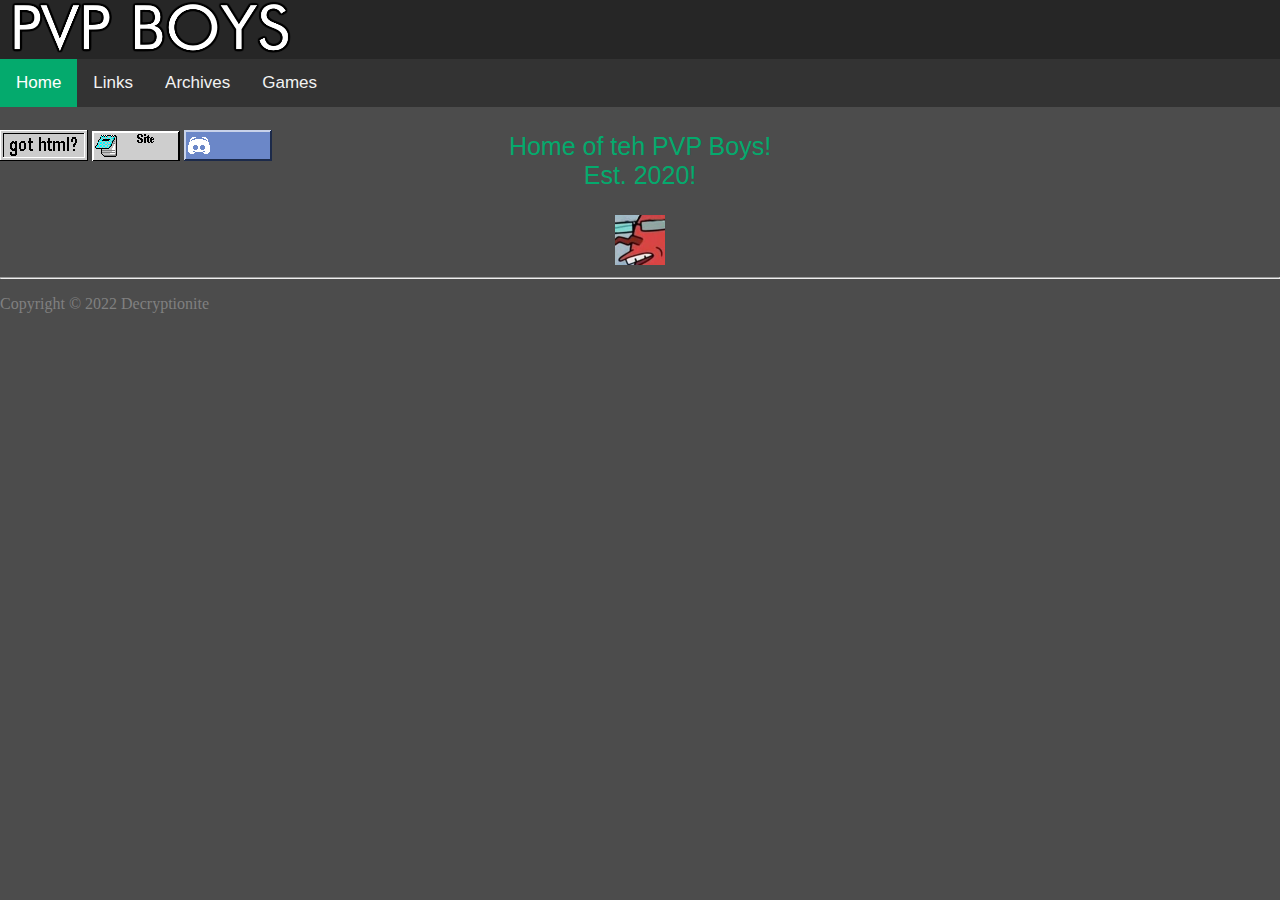
<file: index.html>
<!DOCTYPE html>
<!--This site was written by: Decryptionite-->
<html>
		<head>
		<script async src="https://pagead2.googlesyndication.com/pagead/js/adsbygoogle.js?client=ca-pub-8207153498490042"
			crossorigin="anonymous"></script>
			<link rel="shortcut icon" type="image/png" href="favicon.png">

		</head>
		
		<div>
				<title>PVP Boys</title>
				<link rel="stylesheet" type="text/css" href="index.css" />
		</div>
		
		<body>
				<div id="title">
					<img src="Images/Top_Icon3.png"/>
				
				</div>
				
				<div id=topnav>
					<a class="active" href="#home">Home</a>
					<a href="linkspage.html">Links</a>
					<a href="archives.html">Archives</a>
					<a href="50x.html">Games</a>
				</div>
				
				<div id="main_text">
					<p>Home of teh PVP Boys!<br/>Est. 2020!<p/>
				</div>
					
				<div id=nindees>
						<img src="90s/got_html.gif" />
						<img src="90s/notepad2.gif" />
							<a href="https://discord.gg/URHQQbPuzg">
								<img src="90s/discord2.gif">
							</a>
				</div>
				
				<div id="image">
					<img src="Images/MainPage_Icon2.png" />
				</div>
				
				<div id=hr_bottom>
					<hr />
				</div>
				
				<div id="Copyright">
					<p>Copyright &copy; 2022 Decryptionite
				</div>
		</body>	
</html>
</file>
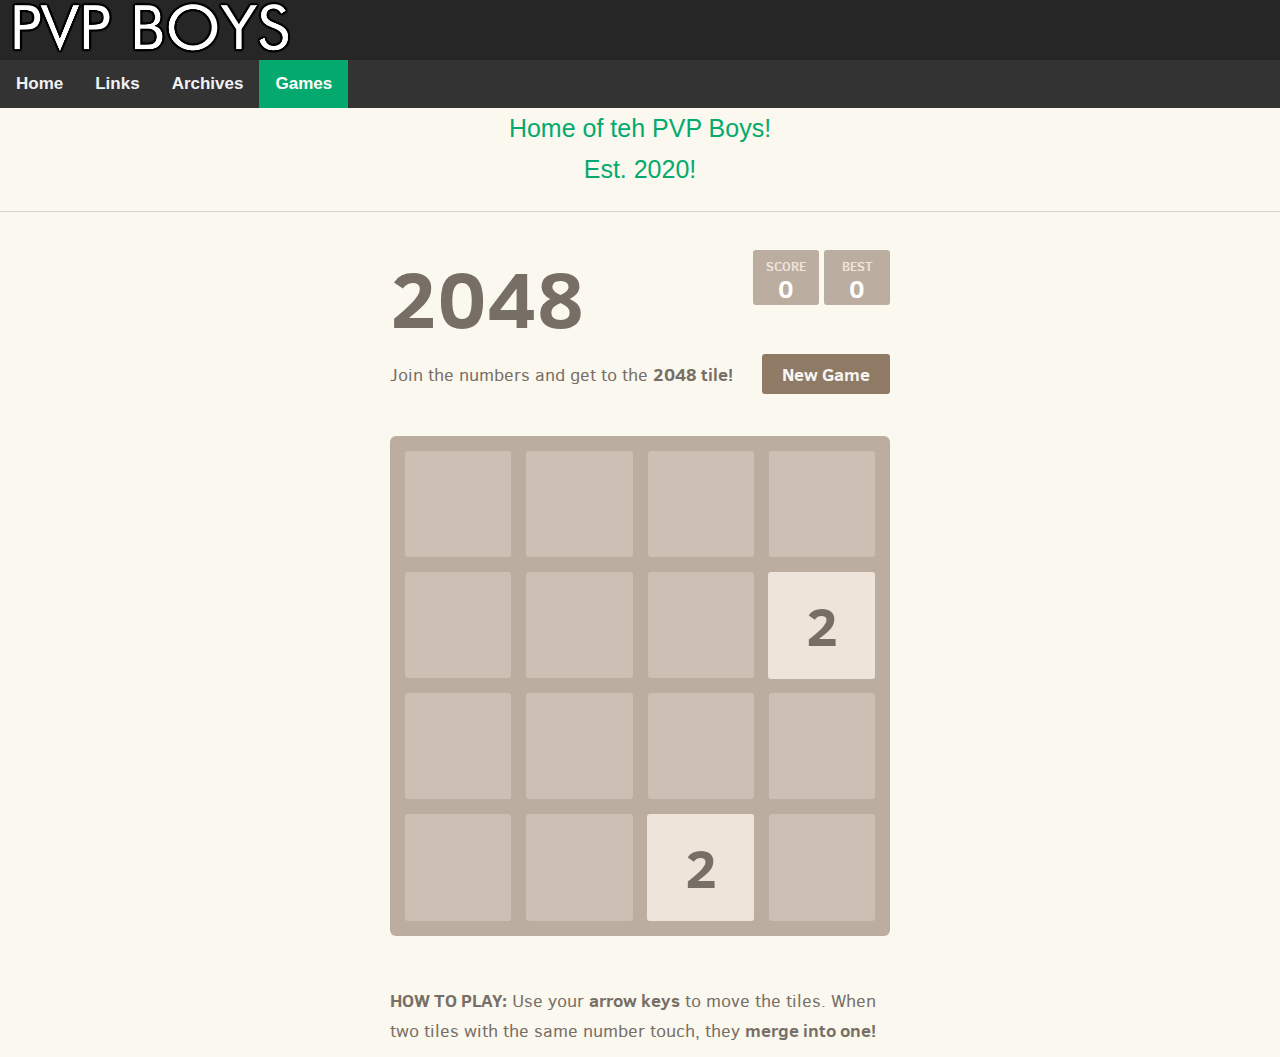
<file: 2048.html>
<!DOCTYPE html>
<html>
<head>
  <meta charset="utf-8">
  <title>PVP Boys</title>

  <link href="style/main.css" rel="stylesheet" type="text/css">
  <link rel="shortcut icon" href="favicon.ico">
  <meta name="viewport" content="width=device-width, target-densitydpi=160dpi, initial-scale=1.0, maximum-scale=1, user-scalable=no, minimal-ui">
	<script async src="https://pagead2.googlesyndication.com/pagead/js/adsbygoogle.js?client=ca-pub-8207153498490042"
			crossorigin="anonymous"></script>
</head>
<body>
  				<div id="title">
					<img src="Images/Top_Icon3.png"/>
				
				</div>
				
				<div id=topnav>
					<a href="index.html">Home</a>
					<a href="linkspage.html">Links</a>
					<a href="archives.html">Archives</a>
					<a class="active" href="50x.html">Games</a>
				</div>
				
				<div id="main_text">
					<p>Home of teh PVP Boys!<br/>Est. 2020!<p/>
				</div>
			<hr />
  <div class="container">
    <div class="heading">
      <h1 class="title">2048</h1>
      <div class="scores-container">
        <div class="score-container">0</div>
        <div class="best-container">0</div>
      </div>
    </div>

    <div class="above-game">
      <p class="game-intro">Join the numbers and get to the <strong>2048 tile!</strong></p>
      <a class="restart-button">New Game</a>
    </div>

    <div class="game-container">
      <div class="game-message">
        <p></p>
        <div class="lower">
	        <a class="keep-playing-button">Keep going</a>
          <a class="retry-button">Try again</a>
        </div>
      </div>

      <div class="grid-container">
        <div class="grid-row">
          <div class="grid-cell"></div>
          <div class="grid-cell"></div>
          <div class="grid-cell"></div>
          <div class="grid-cell"></div>
        </div>
        <div class="grid-row">
          <div class="grid-cell"></div>
          <div class="grid-cell"></div>
          <div class="grid-cell"></div>
          <div class="grid-cell"></div>
        </div>
        <div class="grid-row">
          <div class="grid-cell"></div>
          <div class="grid-cell"></div>
          <div class="grid-cell"></div>
          <div class="grid-cell"></div>
        </div>
        <div class="grid-row">
          <div class="grid-cell"></div>
          <div class="grid-cell"></div>
          <div class="grid-cell"></div>
          <div class="grid-cell"></div>
        </div>
      </div>

      <div class="tile-container">

      </div>
    </div>

    <p class="game-explanation">
      <strong class="important">How to play:</strong> Use your <strong>arrow keys</strong> to move the tiles. When two tiles with the same number touch, they <strong>merge into one!</strong>
    </p>
    
  <script src="js/bind_polyfill.js"></script>
  <script src="js/classlist_polyfill.js"></script>
  <script src="js/animframe_polyfill.js"></script>
  <script src="js/keyboard_input_manager.js"></script>
  <script src="js/html_actuator.js"></script>
  <script src="js/grid.js"></script>
  <script src="js/tile.js"></script>
  <script src="js/local_storage_manager.js"></script>
  <script src="js/game_manager.js"></script>
  <script src="js/application.js"></script>
</body>
</html>
</file>
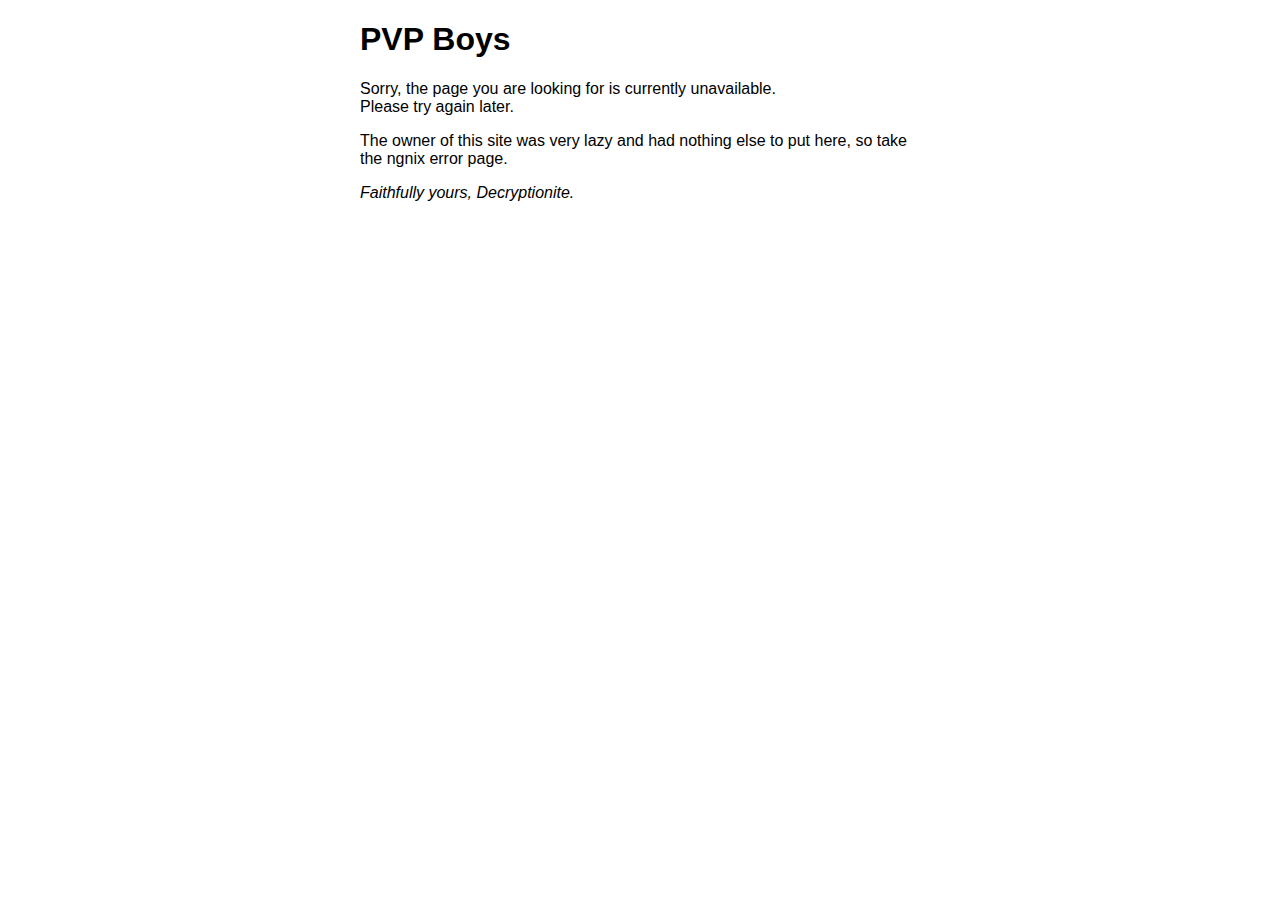
<file: 50x.html>
<!DOCTYPE html>
<html>
<head>
<title>PVP Boys</title>
<style>
html { color-scheme: light dark; }
body { width: 35em; margin: 0 auto;
font-family: Tahoma, Verdana, Arial, sans-serif; }
</style>
</head>
<body>
<h1>PVP Boys</h1>
<p>Sorry, the page you are looking for is currently unavailable.<br/>
Please try again later.</p>
<p>The owner of this site was very lazy and had nothing else to put here, so take the ngnix error page.</p>
<p><em>Faithfully yours, Decryptionite.</em></p>
</body>
</html>
</file>
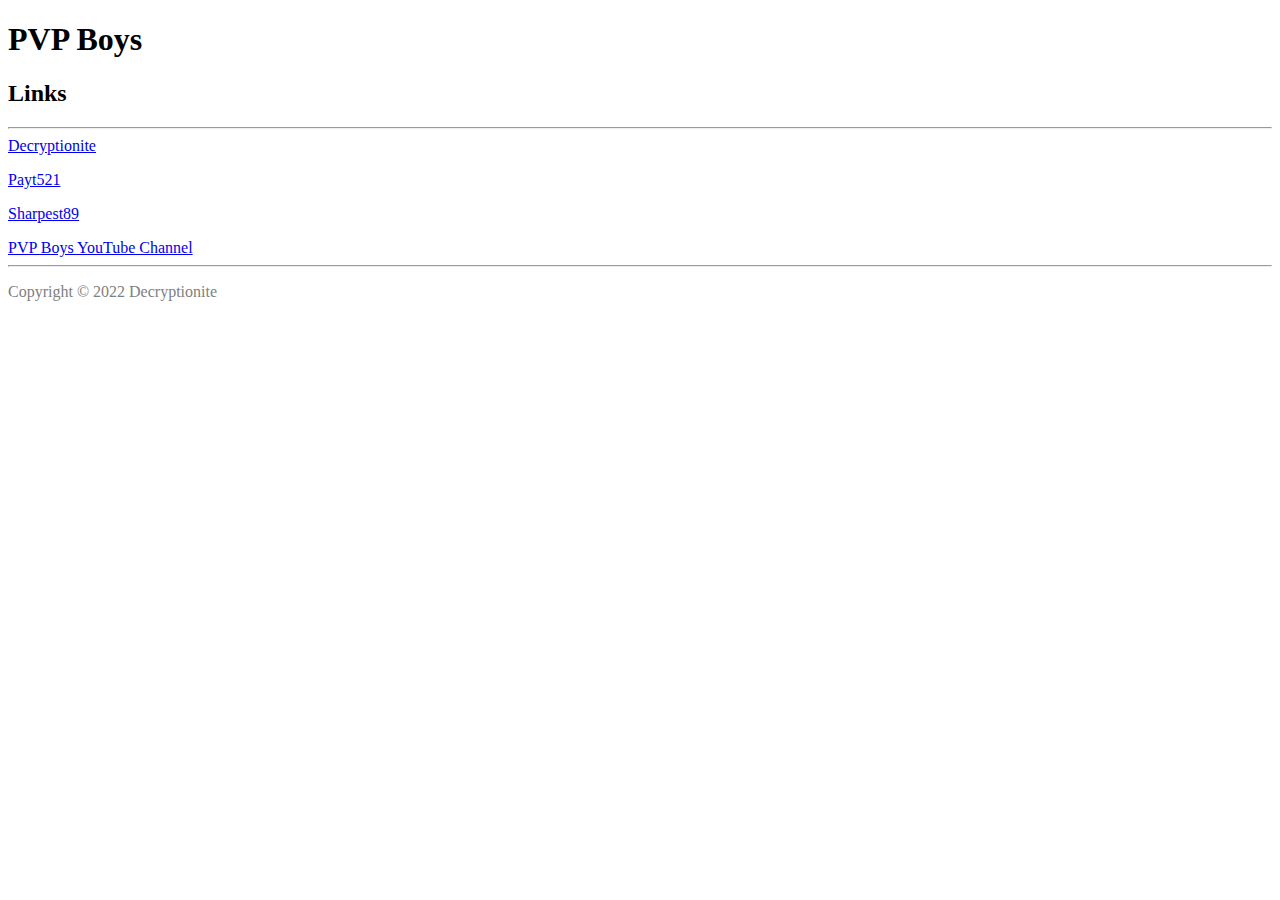
<file: linkspage.html>
<!DOCTYPE html>
<!--This site was written by: Decryptionite-->
<html>
		<div>
			<head>
				<title>Links</title>
				<link rel="stylesheet" type="text/css" href="linkspage.css" />
			</head>
		</div>
		
		<body>
				<div id="title">
					<h1>PVP Boys</h1>
					<h2>Links</h2>
					<hr />
				</div>
				
				<div>
					<a href="https://twitter.com/Decryptionite">Decryptionite</a>
					<p></p>
					<a href="https://twitter.com/Payt521">Payt521</a>
					<p></p>
					<a href="https://twitter.com/Crimsonthescout">Sharpest89</a>
					<p></p>
					<a href="https://www.youtube.com/channel/UC5ejcMYtM3wA66Uk2MLeToQ">PVP Boys YouTube Channel</a>
				</div>
				<hr />
				<div id="Copyright">
					<p>Copyright &copy; 2022 Decryptionite
				</div>
		</body>
</file>
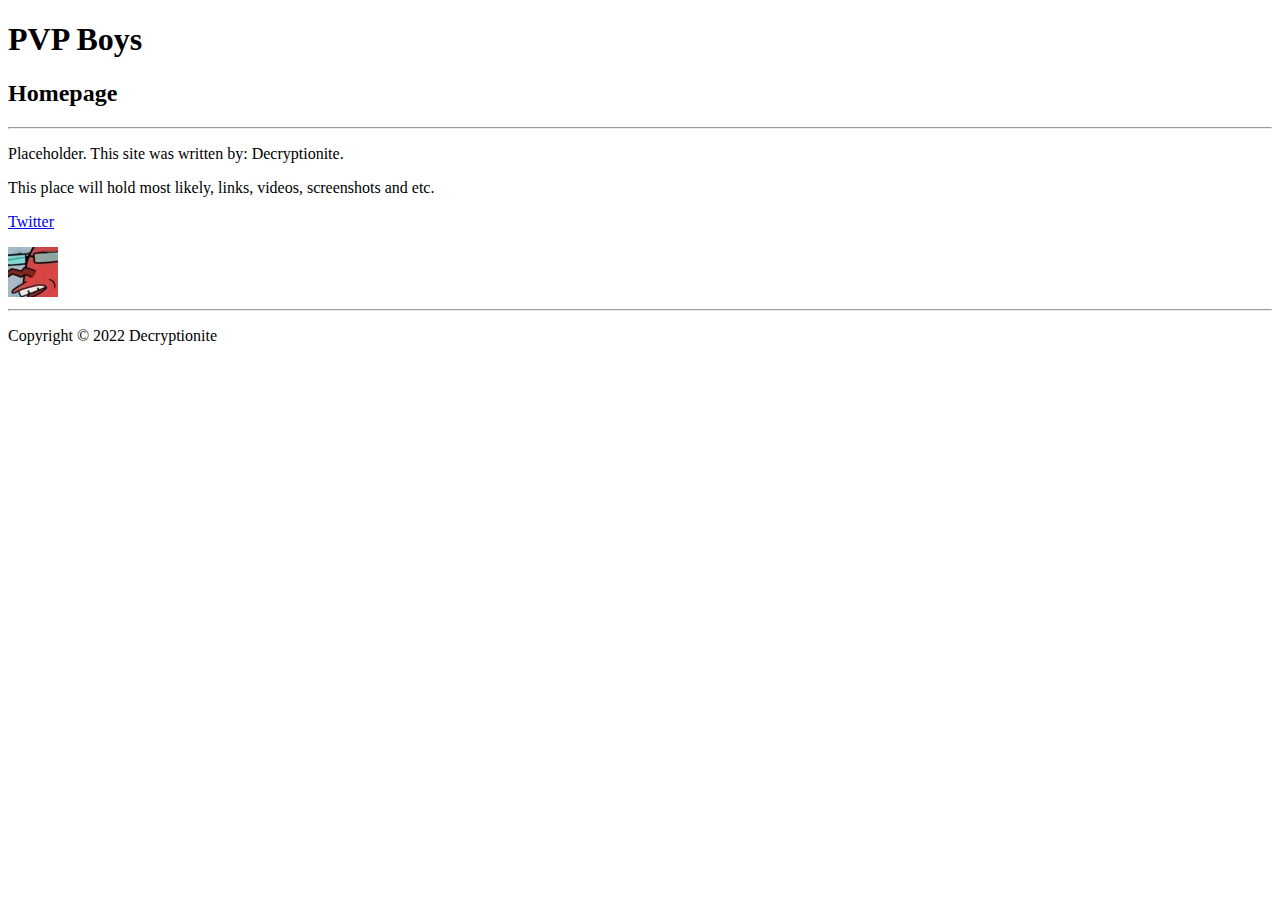
<file: mainpage.html>
<!DOCTYPE html>
<!--This site was written by: Decryptionite-->
<html>
		<div>
			<head>
				<title>PVP Boys</title>
			</head>
		</div>
		
		<body>
				<div id="title">
					<h1>PVP Boys</h1>
					<h2>Homepage</h2>
					<hr />
				</div>
				
				<div>
					<p>Placeholder. This site was written by: Decryptionite.</p>
					<p>This place will hold most likely, links, videos, screenshots and etc.</p>
				</div>
				
				<div>
					<p></p>
						<a href="https://twitter.com/Decryptionite">Twitter</a>
					<p></p>
				</div>
				
				<img src="Images/MainPage_Icon2.png" />
				<hr />
					<p>Copyright &copy; 2022 Decryptionite
		</body>
</html>
</file>
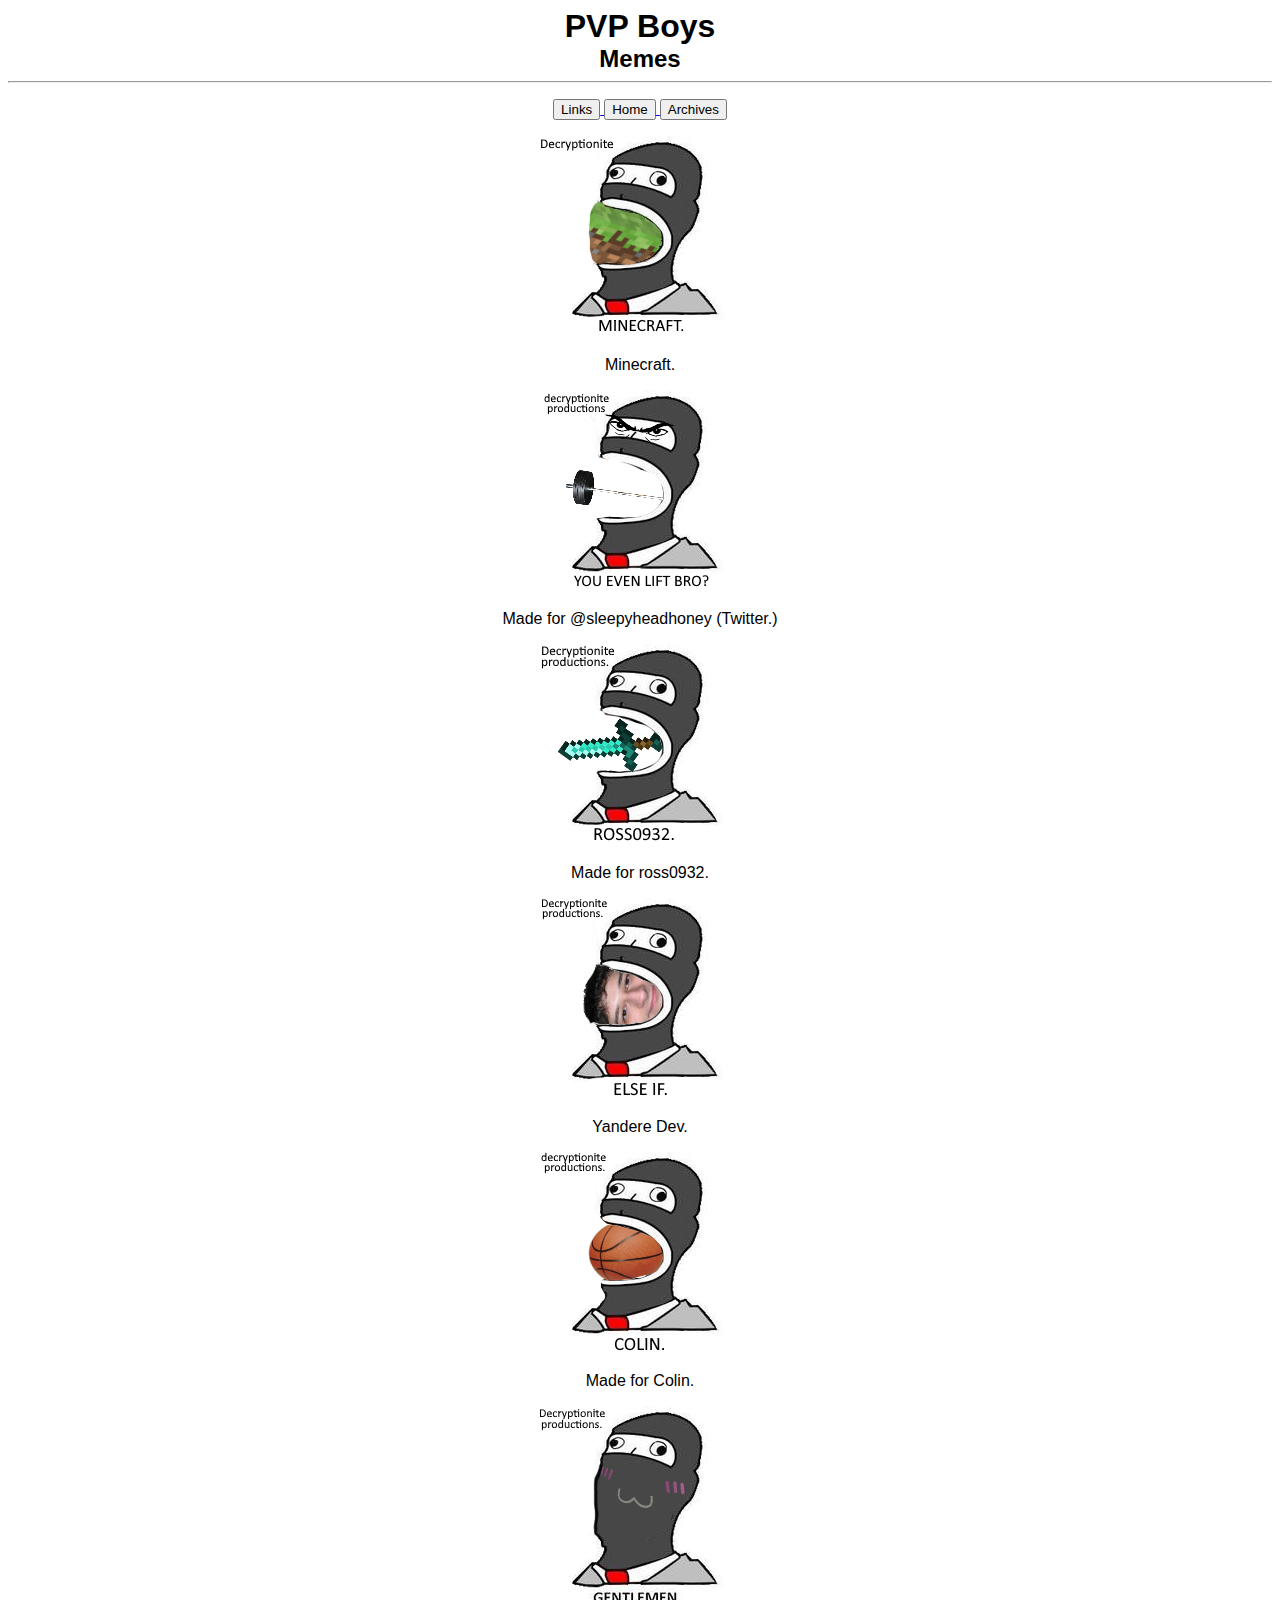
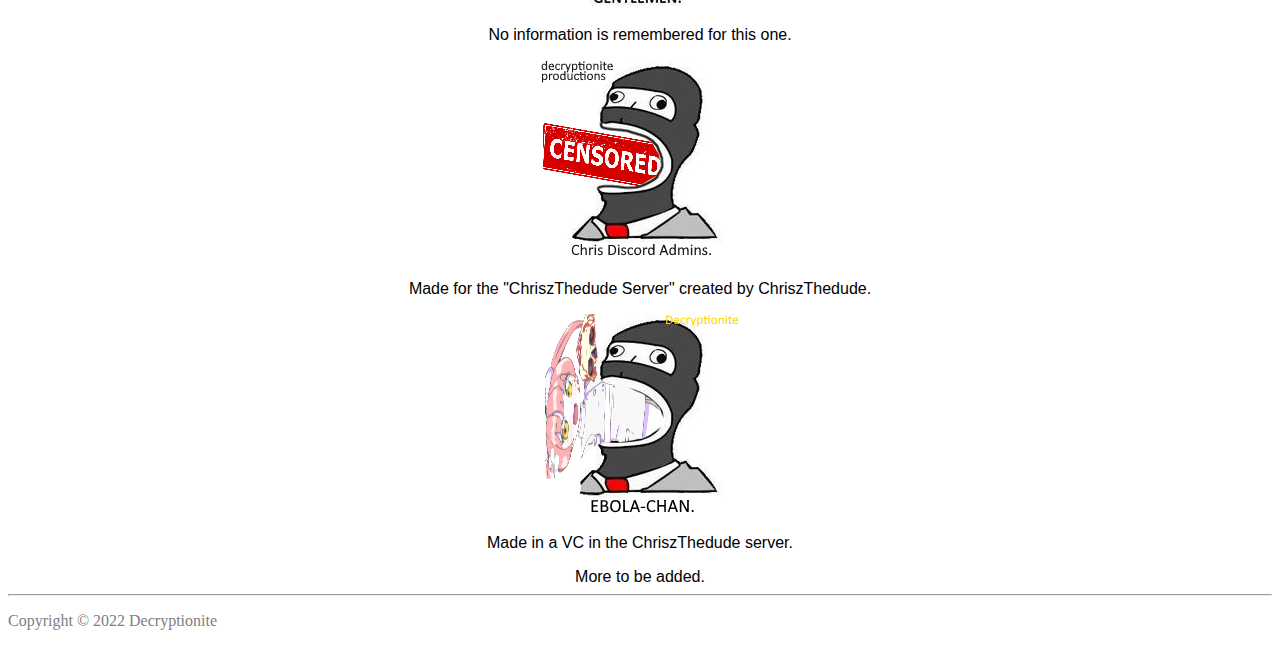
<file: memes.html>
<!DOCTYPE html>
<!--This site was written by: Decryptionite-->
<html>
		<div>
			<head>
				<title>Memes</title>
				<link rel="stylesheet" type="text/css" href="memes.css" />
			</head>
		</div>
		
		<body>
				<div id="title">
					<h1>PVP Boys</h1>
					<h2>Memes</h2>
					<hr />
				</div>
				
				<div id=pages>
					<p align="center">
					<a href="linkspage.html">
					<button>Links</button>
					</a>
					<a href="index.html">
					<button>Home</button>
					</a>
					<a href="archives.html">
					<button>Archives</button>
					</a>
				</div>
				
				<div id=memes>
					<img src="Memes/funnywidhwidwd.png" />
					<p>Minecraft.</p>
					<p></p>
					<img src="Memes/wdovuodwwdvodhwdw.png" />
					<p>Made for @sleepyheadhoney (Twitter.)</p>
					<p></p>
					<img src="Memes/ross0932.png" />
					<p>Made for ross0932.</p>
					<p></p>
					<img src="Memes/yadner_ewghdiwdw.png" />
					<p>Yandere Dev.</p>
					<p></p>
					<img src="Memes/funnyimage.png" />
					<p>Made for Colin.</p>
					<p></p>
					<img src="Memes/wudhwidhwdw.png" />
					<p>No information is remembered for this one.</p>
					<p></p>
					<img src="Memes/widgwgudwudwdw.png" />
					<p>Made for the "ChriszThedude Server" created by ChriszThedude.</p>
					<p></p>
					<img src="Memes/dueduywg edwdwgdwdg.png" />
					<p>Made in a VC in the ChriszThedude server.</p>
					More to be added.
					
				</div>
				
			<hr />
					<div id="Copyright">
						<p>Copyright &copy; 2022 Decryptionite
					</div>
		
		</body>
</file>
<file: index.css>
#Copyright {
	color: gray;
}

body {
  margin: 0;
  padding: 0;
  height: 100%;
  background-color: #4c4c4c;
}

#title {
	font-family: sans-serif, Arial;
	background-color: #262626;
	margin: 0;
	padding: 0;
	height: 100%;
}

#main_text {
	text-align: center;
	font-family: sans-serif, Arial;
	color: #04AA6D;
	font-size: 25px;
	top: 120px;
}

#nindees {
	position: absolute;
	bottom: 20px;
	top: 130px;
	float: top;
}

#image {
	text-align: center;
}

h1 {
	margin: 0;
}

h2 {
	margin: 0;
}

#hr_bottom	{
background-color: gray;
border-color: gray;
}

#topnav {
  background-color: #333;
  overflow: hidden;
}

#topnav a {
  float: left;
  color: #f2f2f2;
  text-align: center;
  padding: 14px 16px;
  text-decoration: none;
  font-size: 17px;
  font-family:  sans-serif, Arial;
}

#topnav a:hover {
  background-color: #ddd;
  color: black;
}

#topnav a.active {
  background-color: #04AA6D;
  color: white;
}
</file>
<file: style/main.css>
@import url(fonts/clear-sans.css);
html, body {
  margin: 0;
  padding: 0;
  background: #faf8ef;
  color: #776e65;
  font-family: "Clear Sans", "Helvetica Neue", Arial, sans-serif;
  font-size: 18px; }

body {
  margin: 80px 0; }

.heading:after {
  content: "";
  display: block;
  clear: both; }

h1.title {
  font-size: 80px;
  font-weight: bold;
  margin: 0;
  display: block;
  float: left; }

@-webkit-keyframes move-up {
  0% {
    top: 25px;
    opacity: 1; }

  100% {
    top: -50px;
    opacity: 0; } }
@-moz-keyframes move-up {
  0% {
    top: 25px;
    opacity: 1; }

  100% {
    top: -50px;
    opacity: 0; } }
@keyframes move-up {
  0% {
    top: 25px;
    opacity: 1; }

  100% {
    top: -50px;
    opacity: 0; } }
.scores-container {
  float: right;
  text-align: right; }

.score-container, .best-container {
  position: relative;
  display: inline-block;
  background: #bbada0;
  padding: 15px 25px;
  font-size: 25px;
  height: 25px;
  line-height: 47px;
  font-weight: bold;
  border-radius: 3px;
  color: white;
  margin-top: 8px;
  text-align: center; }
  .score-container:after, .best-container:after {
    position: absolute;
    width: 100%;
    top: 10px;
    left: 0;
    text-transform: uppercase;
    font-size: 13px;
    line-height: 13px;
    text-align: center;
    color: #eee4da; }
  .score-container .score-addition, .best-container .score-addition {
    position: absolute;
    right: 30px;
    color: red;
    font-size: 25px;
    line-height: 25px;
    font-weight: bold;
    color: rgba(119, 110, 101, 0.9);
    z-index: 100;
    -webkit-animation: move-up 600ms ease-in;
    -moz-animation: move-up 600ms ease-in;
    animation: move-up 600ms ease-in;
    -webkit-animation-fill-mode: both;
    -moz-animation-fill-mode: both;
    animation-fill-mode: both; }

.score-container:after {
  content: "Score"; }

.best-container:after {
  content: "Best"; }

p {
  margin-top: 0;
  margin-bottom: 10px;
  line-height: 1.65; }

a {
  color: #776e65;
  font-weight: bold;
  text-decoration: underline;
  cursor: pointer; }

strong.important {
  text-transform: uppercase; }

hr {
  border: none;
  border-bottom: 1px solid #d8d4d0;
  margin-top: 20px;
  margin-bottom: 30px; }

.container {
  width: 500px;
  margin: 0 auto; }

@-webkit-keyframes fade-in {
  0% {
    opacity: 0; }

  100% {
    opacity: 1; } }
@-moz-keyframes fade-in {
  0% {
    opacity: 0; }

  100% {
    opacity: 1; } }
@keyframes fade-in {
  0% {
    opacity: 0; }

  100% {
    opacity: 1; } }
.game-container {
  margin-top: 40px;
  position: relative;
  padding: 15px;
  cursor: default;
  -webkit-touch-callout: none;
  -ms-touch-callout: none;
  -webkit-user-select: none;
  -moz-user-select: none;
  -ms-user-select: none;
  -ms-touch-action: none;
  touch-action: none;
  background: #bbada0;
  border-radius: 6px;
  width: 500px;
  height: 500px;
  -webkit-box-sizing: border-box;
  -moz-box-sizing: border-box;
  box-sizing: border-box; }
  .game-container .game-message {
    display: none;
    position: absolute;
    top: 0;
    right: 0;
    bottom: 0;
    left: 0;
    background: rgba(238, 228, 218, 0.5);
    z-index: 100;
    text-align: center;
    -webkit-animation: fade-in 800ms ease 1200ms;
    -moz-animation: fade-in 800ms ease 1200ms;
    animation: fade-in 800ms ease 1200ms;
    -webkit-animation-fill-mode: both;
    -moz-animation-fill-mode: both;
    animation-fill-mode: both; }
    .game-container .game-message p {
      font-size: 60px;
      font-weight: bold;
      height: 60px;
      line-height: 60px;
      margin-top: 222px; }
    .game-container .game-message .lower {
      display: block;
      margin-top: 59px; }
    .game-container .game-message a {
      display: inline-block;
      background: #8f7a66;
      border-radius: 3px;
      padding: 0 20px;
      text-decoration: none;
      color: #f9f6f2;
      height: 40px;
      line-height: 42px;
      margin-left: 9px; }
      .game-container .game-message a.keep-playing-button {
        display: none; }
    .game-container .game-message.game-won {
      background: rgba(237, 194, 46, 0.5);
      color: #f9f6f2; }
      .game-container .game-message.game-won a.keep-playing-button {
        display: inline-block; }
    .game-container .game-message.game-won, .game-container .game-message.game-over {
      display: block; }

.grid-container {
  position: absolute;
  z-index: 1; }

.grid-row {
  margin-bottom: 15px; }
  .grid-row:last-child {
    margin-bottom: 0; }
  .grid-row:after {
    content: "";
    display: block;
    clear: both; }

.grid-cell {
  width: 106.25px;
  height: 106.25px;
  margin-right: 15px;
  float: left;
  border-radius: 3px;
  background: rgba(238, 228, 218, 0.35); }
  .grid-cell:last-child {
    margin-right: 0; }

.tile-container {
  position: absolute;
  z-index: 2; }

.tile, .tile .tile-inner {
  width: 107px;
  height: 107px;
  line-height: 107px; }
.tile.tile-position-1-1 {
  -webkit-transform: translate(0px, 0px);
  -moz-transform: translate(0px, 0px);
  -ms-transform: translate(0px, 0px);
  transform: translate(0px, 0px); }
.tile.tile-position-1-2 {
  -webkit-transform: translate(0px, 121px);
  -moz-transform: translate(0px, 121px);
  -ms-transform: translate(0px, 121px);
  transform: translate(0px, 121px); }
.tile.tile-position-1-3 {
  -webkit-transform: translate(0px, 242px);
  -moz-transform: translate(0px, 242px);
  -ms-transform: translate(0px, 242px);
  transform: translate(0px, 242px); }
.tile.tile-position-1-4 {
  -webkit-transform: translate(0px, 363px);
  -moz-transform: translate(0px, 363px);
  -ms-transform: translate(0px, 363px);
  transform: translate(0px, 363px); }
.tile.tile-position-2-1 {
  -webkit-transform: translate(121px, 0px);
  -moz-transform: translate(121px, 0px);
  -ms-transform: translate(121px, 0px);
  transform: translate(121px, 0px); }
.tile.tile-position-2-2 {
  -webkit-transform: translate(121px, 121px);
  -moz-transform: translate(121px, 121px);
  -ms-transform: translate(121px, 121px);
  transform: translate(121px, 121px); }
.tile.tile-position-2-3 {
  -webkit-transform: translate(121px, 242px);
  -moz-transform: translate(121px, 242px);
  -ms-transform: translate(121px, 242px);
  transform: translate(121px, 242px); }
.tile.tile-position-2-4 {
  -webkit-transform: translate(121px, 363px);
  -moz-transform: translate(121px, 363px);
  -ms-transform: translate(121px, 363px);
  transform: translate(121px, 363px); }
.tile.tile-position-3-1 {
  -webkit-transform: translate(242px, 0px);
  -moz-transform: translate(242px, 0px);
  -ms-transform: translate(242px, 0px);
  transform: translate(242px, 0px); }
.tile.tile-position-3-2 {
  -webkit-transform: translate(242px, 121px);
  -moz-transform: translate(242px, 121px);
  -ms-transform: translate(242px, 121px);
  transform: translate(242px, 121px); }
.tile.tile-position-3-3 {
  -webkit-transform: translate(242px, 242px);
  -moz-transform: translate(242px, 242px);
  -ms-transform: translate(242px, 242px);
  transform: translate(242px, 242px); }
.tile.tile-position-3-4 {
  -webkit-transform: translate(242px, 363px);
  -moz-transform: translate(242px, 363px);
  -ms-transform: translate(242px, 363px);
  transform: translate(242px, 363px); }
.tile.tile-position-4-1 {
  -webkit-transform: translate(363px, 0px);
  -moz-transform: translate(363px, 0px);
  -ms-transform: translate(363px, 0px);
  transform: translate(363px, 0px); }
.tile.tile-position-4-2 {
  -webkit-transform: translate(363px, 121px);
  -moz-transform: translate(363px, 121px);
  -ms-transform: translate(363px, 121px);
  transform: translate(363px, 121px); }
.tile.tile-position-4-3 {
  -webkit-transform: translate(363px, 242px);
  -moz-transform: translate(363px, 242px);
  -ms-transform: translate(363px, 242px);
  transform: translate(363px, 242px); }
.tile.tile-position-4-4 {
  -webkit-transform: translate(363px, 363px);
  -moz-transform: translate(363px, 363px);
  -ms-transform: translate(363px, 363px);
  transform: translate(363px, 363px); }

.tile {
  position: absolute;
  -webkit-transition: 100ms ease-in-out;
  -moz-transition: 100ms ease-in-out;
  transition: 100ms ease-in-out;
  -webkit-transition-property: -webkit-transform;
  -moz-transition-property: -moz-transform;
  transition-property: transform; }
  .tile .tile-inner {
    border-radius: 3px;
    background: #eee4da;
    text-align: center;
    font-weight: bold;
    z-index: 10;
    font-size: 55px; }
  .tile.tile-2 .tile-inner {
    background: #eee4da;
    box-shadow: 0 0 30px 10px rgba(243, 215, 116, 0), inset 0 0 0 1px rgba(255, 255, 255, 0); }
  .tile.tile-4 .tile-inner {
    background: #ede0c8;
    box-shadow: 0 0 30px 10px rgba(243, 215, 116, 0), inset 0 0 0 1px rgba(255, 255, 255, 0); }
  .tile.tile-8 .tile-inner {
    color: #f9f6f2;
    background: #f2b179; }
  .tile.tile-16 .tile-inner {
    color: #f9f6f2;
    background: #f59563; }
  .tile.tile-32 .tile-inner {
    color: #f9f6f2;
    background: #f67c5f; }
  .tile.tile-64 .tile-inner {
    color: #f9f6f2;
    background: #f65e3b; }
  .tile.tile-128 .tile-inner {
    color: #f9f6f2;
    background: #edcf72;
    box-shadow: 0 0 30px 10px rgba(243, 215, 116, 0.2381), inset 0 0 0 1px rgba(255, 255, 255, 0.14286);
    font-size: 45px; }
    @media screen and (max-width: 520px) {
      .tile.tile-128 .tile-inner {
        font-size: 25px; } }
  .tile.tile-256 .tile-inner {
    color: #f9f6f2;
    background: #edcc61;
    box-shadow: 0 0 30px 10px rgba(243, 215, 116, 0.31746), inset 0 0 0 1px rgba(255, 255, 255, 0.19048);
    font-size: 45px; }
    @media screen and (max-width: 520px) {
      .tile.tile-256 .tile-inner {
        font-size: 25px; } }
  .tile.tile-512 .tile-inner {
    color: #f9f6f2;
    background: #edc850;
    box-shadow: 0 0 30px 10px rgba(243, 215, 116, 0.39683), inset 0 0 0 1px rgba(255, 255, 255, 0.2381);
    font-size: 45px; }
    @media screen and (max-width: 520px) {
      .tile.tile-512 .tile-inner {
        font-size: 25px; } }
  .tile.tile-1024 .tile-inner {
    color: #f9f6f2;
    background: #edc53f;
    box-shadow: 0 0 30px 10px rgba(243, 215, 116, 0.47619), inset 0 0 0 1px rgba(255, 255, 255, 0.28571);
    font-size: 35px; }
    @media screen and (max-width: 520px) {
      .tile.tile-1024 .tile-inner {
        font-size: 15px; } }
  .tile.tile-2048 .tile-inner {
    color: #f9f6f2;
    background: #edc22e;
    box-shadow: 0 0 30px 10px rgba(243, 215, 116, 0.55556), inset 0 0 0 1px rgba(255, 255, 255, 0.33333);
    font-size: 35px; }
    @media screen and (max-width: 520px) {
      .tile.tile-2048 .tile-inner {
        font-size: 15px; } }
  .tile.tile-super .tile-inner {
    color: #f9f6f2;
    background: #3c3a32;
    font-size: 30px; }
    @media screen and (max-width: 520px) {
      .tile.tile-super .tile-inner {
        font-size: 10px; } }

@-webkit-keyframes appear {
  0% {
    opacity: 0;
    -webkit-transform: scale(0);
    -moz-transform: scale(0);
    -ms-transform: scale(0);
    transform: scale(0); }

  100% {
    opacity: 1;
    -webkit-transform: scale(1);
    -moz-transform: scale(1);
    -ms-transform: scale(1);
    transform: scale(1); } }
@-moz-keyframes appear {
  0% {
    opacity: 0;
    -webkit-transform: scale(0);
    -moz-transform: scale(0);
    -ms-transform: scale(0);
    transform: scale(0); }

  100% {
    opacity: 1;
    -webkit-transform: scale(1);
    -moz-transform: scale(1);
    -ms-transform: scale(1);
    transform: scale(1); } }
@keyframes appear {
  0% {
    opacity: 0;
    -webkit-transform: scale(0);
    -moz-transform: scale(0);
    -ms-transform: scale(0);
    transform: scale(0); }

  100% {
    opacity: 1;
    -webkit-transform: scale(1);
    -moz-transform: scale(1);
    -ms-transform: scale(1);
    transform: scale(1); } }
.tile-new .tile-inner {
  -webkit-animation: appear 200ms ease 100ms;
  -moz-animation: appear 200ms ease 100ms;
  animation: appear 200ms ease 100ms;
  -webkit-animation-fill-mode: backwards;
  -moz-animation-fill-mode: backwards;
  animation-fill-mode: backwards; }

@-webkit-keyframes pop {
  0% {
    -webkit-transform: scale(0);
    -moz-transform: scale(0);
    -ms-transform: scale(0);
    transform: scale(0); }

  50% {
    -webkit-transform: scale(1.2);
    -moz-transform: scale(1.2);
    -ms-transform: scale(1.2);
    transform: scale(1.2); }

  100% {
    -webkit-transform: scale(1);
    -moz-transform: scale(1);
    -ms-transform: scale(1);
    transform: scale(1); } }
@-moz-keyframes pop {
  0% {
    -webkit-transform: scale(0);
    -moz-transform: scale(0);
    -ms-transform: scale(0);
    transform: scale(0); }

  50% {
    -webkit-transform: scale(1.2);
    -moz-transform: scale(1.2);
    -ms-transform: scale(1.2);
    transform: scale(1.2); }

  100% {
    -webkit-transform: scale(1);
    -moz-transform: scale(1);
    -ms-transform: scale(1);
    transform: scale(1); } }
@keyframes pop {
  0% {
    -webkit-transform: scale(0);
    -moz-transform: scale(0);
    -ms-transform: scale(0);
    transform: scale(0); }

  50% {
    -webkit-transform: scale(1.2);
    -moz-transform: scale(1.2);
    -ms-transform: scale(1.2);
    transform: scale(1.2); }

  100% {
    -webkit-transform: scale(1);
    -moz-transform: scale(1);
    -ms-transform: scale(1);
    transform: scale(1); } }
.tile-merged .tile-inner {
  z-index: 20;
  -webkit-animation: pop 200ms ease 100ms;
  -moz-animation: pop 200ms ease 100ms;
  animation: pop 200ms ease 100ms;
  -webkit-animation-fill-mode: backwards;
  -moz-animation-fill-mode: backwards;
  animation-fill-mode: backwards; }

.above-game:after {
  content: "";
  display: block;
  clear: both; }

.game-intro {
  float: left;
  line-height: 42px;
  margin-bottom: 0; }

.restart-button {
  display: inline-block;
  background: #8f7a66;
  border-radius: 3px;
  padding: 0 20px;
  text-decoration: none;
  color: #f9f6f2;
  height: 40px;
  line-height: 42px;
  display: block;
  text-align: center;
  float: right; }

.game-explanation {
  margin-top: 50px; }

@media screen and (max-width: 520px) {
  html, body {
    font-size: 15px; }

  body {
    margin: 20px 0;
    padding: 0 20px; }

  h1.title {
    font-size: 27px;
    margin-top: 15px; }

  .container {
    width: 280px;
    margin: 0 auto; }

  .score-container, .best-container {
    margin-top: 0;
    padding: 15px 10px;
    min-width: 40px; }

  .heading {
    margin-bottom: 10px; }

  .game-intro {
    width: 55%;
    display: block;
    box-sizing: border-box;
    line-height: 1.65; }

  .restart-button {
    width: 42%;
    padding: 0;
    display: block;
    box-sizing: border-box;
    margin-top: 2px; }

  .game-container {
    margin-top: 17px;
    position: relative;
    padding: 10px;
    cursor: default;
    -webkit-touch-callout: none;
    -ms-touch-callout: none;
    -webkit-user-select: none;
    -moz-user-select: none;
    -ms-user-select: none;
    -ms-touch-action: none;
    touch-action: none;
    background: #bbada0;
    border-radius: 6px;
    width: 280px;
    height: 280px;
    -webkit-box-sizing: border-box;
    -moz-box-sizing: border-box;
    box-sizing: border-box; }
    .game-container .game-message {
      display: none;
      position: absolute;
      top: 0;
      right: 0;
      bottom: 0;
      left: 0;
      background: rgba(238, 228, 218, 0.5);
      z-index: 100;
      text-align: center;
      -webkit-animation: fade-in 800ms ease 1200ms;
      -moz-animation: fade-in 800ms ease 1200ms;
      animation: fade-in 800ms ease 1200ms;
      -webkit-animation-fill-mode: both;
      -moz-animation-fill-mode: both;
      animation-fill-mode: both; }
      .game-container .game-message p {
        font-size: 60px;
        font-weight: bold;
        height: 60px;
        line-height: 60px;
        margin-top: 222px; }
      .game-container .game-message .lower {
        display: block;
        margin-top: 59px; }
      .game-container .game-message a {
        display: inline-block;
        background: #8f7a66;
        border-radius: 3px;
        padding: 0 20px;
        text-decoration: none;
        color: #f9f6f2;
        height: 40px;
        line-height: 42px;
        margin-left: 9px; }
        .game-container .game-message a.keep-playing-button {
          display: none; }
      .game-container .game-message.game-won {
        background: rgba(237, 194, 46, 0.5);
        color: #f9f6f2; }
        .game-container .game-message.game-won a.keep-playing-button {
          display: inline-block; }
      .game-container .game-message.game-won, .game-container .game-message.game-over {
        display: block; }

  .grid-container {
    position: absolute;
    z-index: 1; }

  .grid-row {
    margin-bottom: 10px; }
    .grid-row:last-child {
      margin-bottom: 0; }
    .grid-row:after {
      content: "";
      display: block;
      clear: both; }

  .grid-cell {
    width: 57.5px;
    height: 57.5px;
    margin-right: 10px;
    float: left;
    border-radius: 3px;
    background: rgba(238, 228, 218, 0.35); }
    .grid-cell:last-child {
      margin-right: 0; }

  .tile-container {
    position: absolute;
    z-index: 2; }

  .tile, .tile .tile-inner {
    width: 58px;
    height: 58px;
    line-height: 58px; }
  .tile.tile-position-1-1 {
    -webkit-transform: translate(0px, 0px);
    -moz-transform: translate(0px, 0px);
    -ms-transform: translate(0px, 0px);
    transform: translate(0px, 0px); }
  .tile.tile-position-1-2 {
    -webkit-transform: translate(0px, 67px);
    -moz-transform: translate(0px, 67px);
    -ms-transform: translate(0px, 67px);
    transform: translate(0px, 67px); }
  .tile.tile-position-1-3 {
    -webkit-transform: translate(0px, 135px);
    -moz-transform: translate(0px, 135px);
    -ms-transform: translate(0px, 135px);
    transform: translate(0px, 135px); }
  .tile.tile-position-1-4 {
    -webkit-transform: translate(0px, 202px);
    -moz-transform: translate(0px, 202px);
    -ms-transform: translate(0px, 202px);
    transform: translate(0px, 202px); }
  .tile.tile-position-2-1 {
    -webkit-transform: translate(67px, 0px);
    -moz-transform: translate(67px, 0px);
    -ms-transform: translate(67px, 0px);
    transform: translate(67px, 0px); }
  .tile.tile-position-2-2 {
    -webkit-transform: translate(67px, 67px);
    -moz-transform: translate(67px, 67px);
    -ms-transform: translate(67px, 67px);
    transform: translate(67px, 67px); }
  .tile.tile-position-2-3 {
    -webkit-transform: translate(67px, 135px);
    -moz-transform: translate(67px, 135px);
    -ms-transform: translate(67px, 135px);
    transform: translate(67px, 135px); }
  .tile.tile-position-2-4 {
    -webkit-transform: translate(67px, 202px);
    -moz-transform: translate(67px, 202px);
    -ms-transform: translate(67px, 202px);
    transform: translate(67px, 202px); }
  .tile.tile-position-3-1 {
    -webkit-transform: translate(135px, 0px);
    -moz-transform: translate(135px, 0px);
    -ms-transform: translate(135px, 0px);
    transform: translate(135px, 0px); }
  .tile.tile-position-3-2 {
    -webkit-transform: translate(135px, 67px);
    -moz-transform: translate(135px, 67px);
    -ms-transform: translate(135px, 67px);
    transform: translate(135px, 67px); }
  .tile.tile-position-3-3 {
    -webkit-transform: translate(135px, 135px);
    -moz-transform: translate(135px, 135px);
    -ms-transform: translate(135px, 135px);
    transform: translate(135px, 135px); }
  .tile.tile-position-3-4 {
    -webkit-transform: translate(135px, 202px);
    -moz-transform: translate(135px, 202px);
    -ms-transform: translate(135px, 202px);
    transform: translate(135px, 202px); }
  .tile.tile-position-4-1 {
    -webkit-transform: translate(202px, 0px);
    -moz-transform: translate(202px, 0px);
    -ms-transform: translate(202px, 0px);
    transform: translate(202px, 0px); }
  .tile.tile-position-4-2 {
    -webkit-transform: translate(202px, 67px);
    -moz-transform: translate(202px, 67px);
    -ms-transform: translate(202px, 67px);
    transform: translate(202px, 67px); }
  .tile.tile-position-4-3 {
    -webkit-transform: translate(202px, 135px);
    -moz-transform: translate(202px, 135px);
    -ms-transform: translate(202px, 135px);
    transform: translate(202px, 135px); }
  .tile.tile-position-4-4 {
    -webkit-transform: translate(202px, 202px);
    -moz-transform: translate(202px, 202px);
    -ms-transform: translate(202px, 202px);
    transform: translate(202px, 202px); }

  .tile .tile-inner {
    font-size: 35px; }

  .game-message p {
    font-size: 30px !important;
    height: 30px !important;
    line-height: 30px !important;
    margin-top: 90px !important; }
  .game-message .lower {
    margin-top: 30px !important; } }
body {
  margin: 0;
  padding: 0;
  height: 100%;
}

#title {
	font-family: sans-serif, Arial;
	background-color: #262626;
	margin: 0;
	padding: 0;
	height: 100%;
}

#main_text {
	text-align: center;
	font-family: sans-serif, Arial;
	color: #04AA6D;
	font-size: 25px;
	top: 120px;
}

#topnav {
  background-color: #333;
  overflow: hidden;
}

#topnav a {
  float: left;
  color: #f2f2f2;
  text-align: center;
  padding: 14px 16px;
  text-decoration: none;
  font-size: 17px;
  font-family:  sans-serif, Arial;
}

#topnav a:hover {
  background-color: #ddd;
  color: black;
}

#topnav a.active {
  background-color: #04AA6D;
  color: white;
}
</file>
<file: linkspage.css>
#Copyright {
	color: gray;
}
</file>
<file: memes.css>
#Copyright {
	color: gray;
}

#title {
	text-align: center;
	font-family: sans-serif, Arial;
}

h1 {
	margin: 0;
}

h2 {
	margin: 0;
}

#memes {
	text-align: center;
	font-family: sans-serif, Arial;
}
</file>
